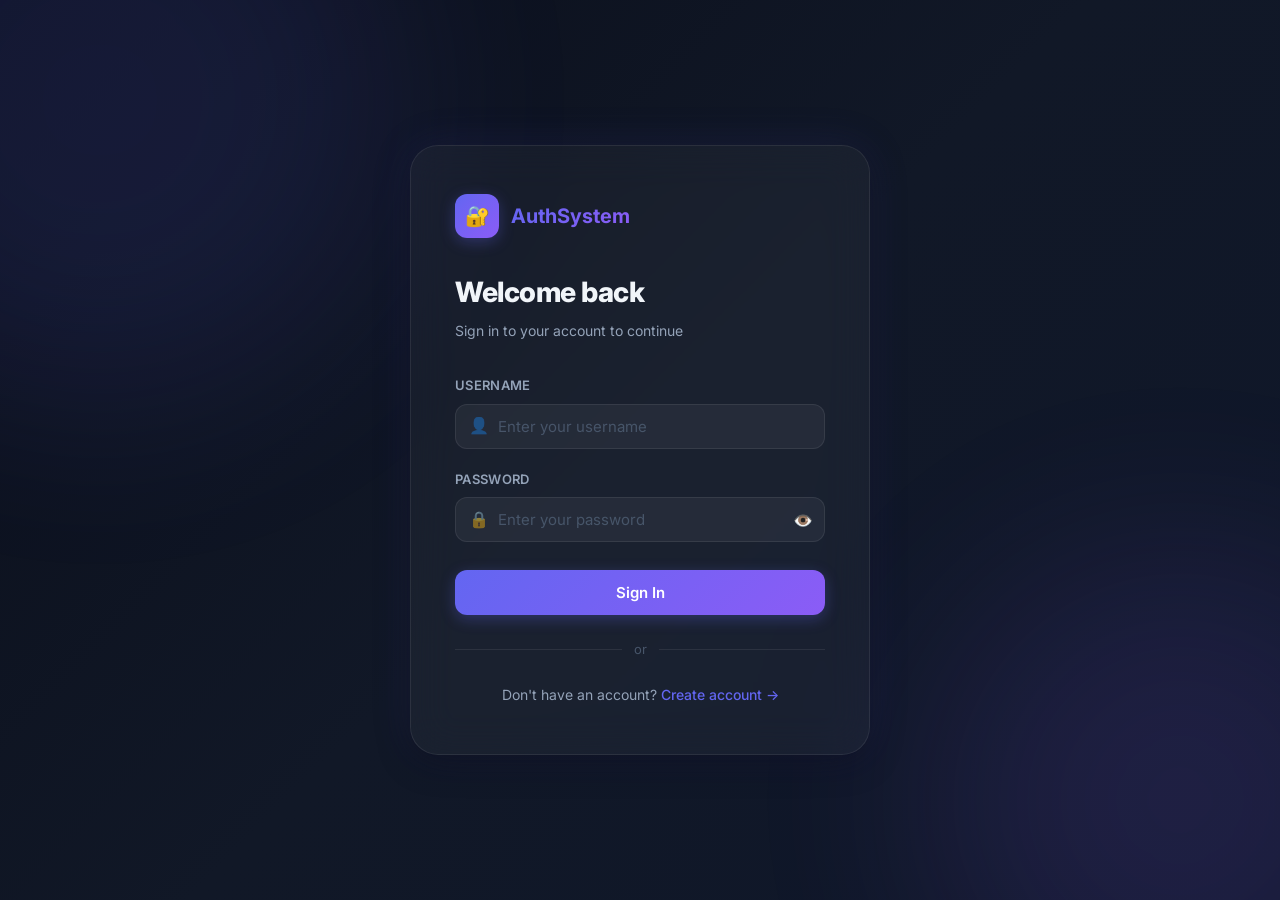
<file: frontend/index.html>
<!DOCTYPE html>
<html lang="en">
<head>
  <meta charset="UTF-8"/>
  <meta name="viewport" content="width=device-width, initial-scale=1.0"/>
  <title>Login — JWT Auth System</title>
  <meta name="description" content="Secure login portal for JWT-based authentication system"/>
  <link rel="stylesheet" href="css/style.css"/>
</head>
<body>

<div class="auth-container">
  <div class="auth-card">

    <!-- Brand -->
    <div class="brand">
      <div class="brand-icon">🔐</div>
      <span class="brand-name">AuthSystem</span>
    </div>

    <!-- Heading -->
    <h1 class="auth-title">Welcome back</h1>
    <p class="auth-subtitle">Sign in to your account to continue</p>

    <!-- Alert -->
    <div id="login-alert" class="alert"></div>

    <!-- Login Form -->
    <form id="login-form" onsubmit="handleLogin(event)" novalidate>

      <div class="form-group">
        <label for="username">Username</label>
        <div class="input-wrapper">
          <span class="input-icon">👤</span>
          <input
            type="text"
            id="username"
            class="form-control"
            placeholder="Enter your username"
            autocomplete="username"
            required
          />
        </div>
      </div>

      <div class="form-group">
        <label for="password">Password</label>
        <div class="input-wrapper">
          <span class="input-icon">🔒</span>
          <input
            type="password"
            id="password"
            class="form-control"
            placeholder="Enter your password"
            autocomplete="current-password"
            required
          />
          <button
            type="button"
            onclick="togglePassword('password','pwd-eye')"
            style="position:absolute;right:12px;top:50%;transform:translateY(-50%);background:none;border:none;cursor:pointer;font-size:16px;"
            id="pwd-eye"
            aria-label="Toggle password visibility"
          >👁️</button>
        </div>
      </div>

      <button type="submit" id="login-btn" class="btn btn-primary" style="margin-top:8px;">
        <div class="spinner" aria-hidden="true"></div>
        Sign In
      </button>

    </form>

    <div class="divider">or</div>

    <div class="auth-footer">
      Don't have an account?
      <a href="register.html" class="auth-link">Create account →</a>
    </div>

  </div>
</div>

<script src="js/auth.js"></script>
<script>
  // Redirect to dashboard if already logged in
  redirectIfAuth();
</script>
</body>
</html>
</file>
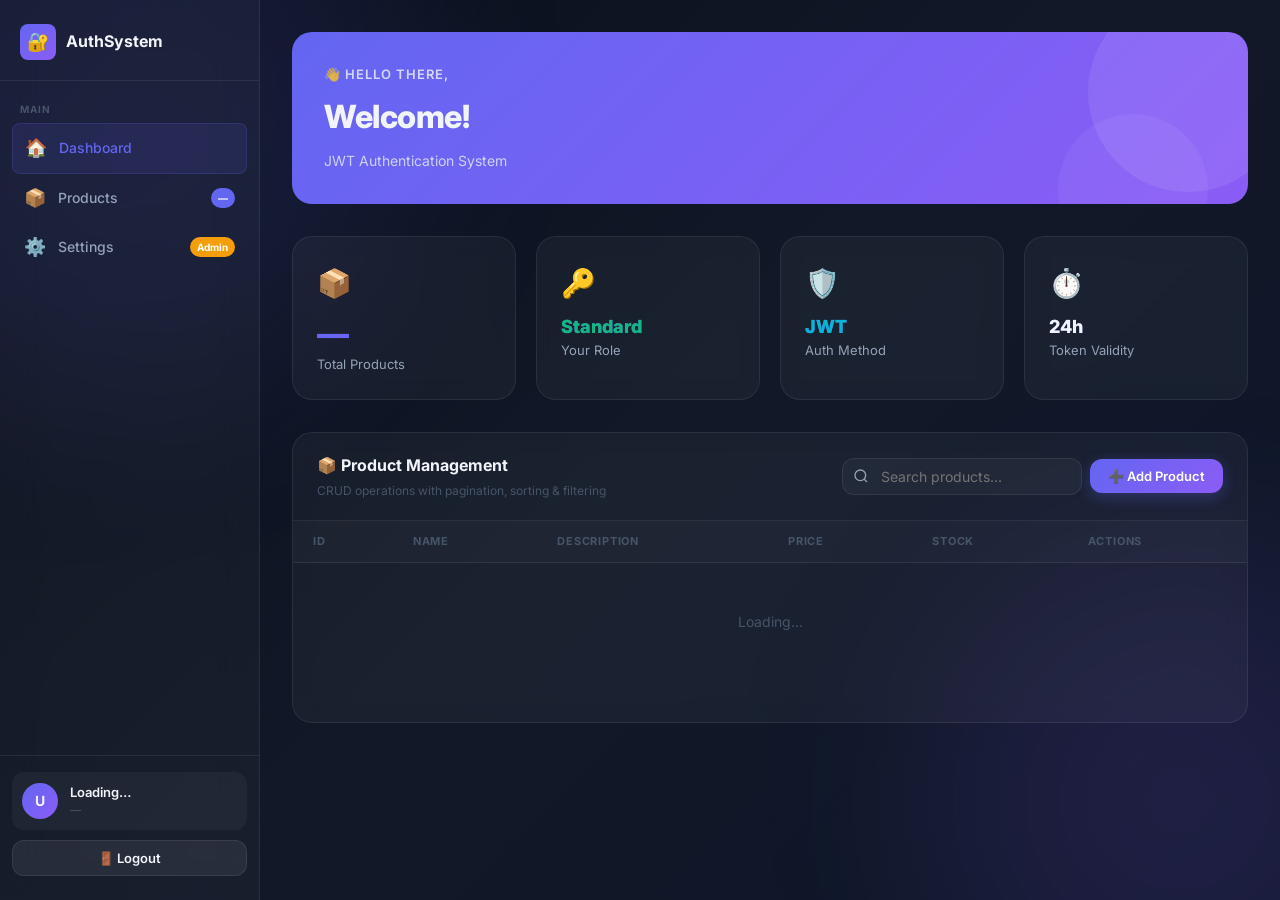
<file: frontend/dashboard.html>
<!DOCTYPE html>
<html lang="en">
<head>
  <meta charset="UTF-8"/>
  <meta name="viewport" content="width=device-width, initial-scale=1.0"/>
  <title>Dashboard — JWT Auth System</title>
  <meta name="description" content="User dashboard for JWT authentication system"/>
  <link rel="stylesheet" href="css/style.css"/>
</head>
<body>

<div class="app-layout">

  <!-- ── Sidebar ────────────────────────────────────────────── -->
  <aside class="sidebar">
    <div class="sidebar-header">
      <div class="sidebar-brand">
        <div class="sidebar-brand-icon">🔐</div>
        <span>AuthSystem</span>
      </div>
    </div>

    <!-- Navigation -->
    <nav class="nav-section">
      <div class="nav-section-label">Main</div>

      <a href="dashboard.html" class="nav-item active" id="nav-dashboard">
        <span class="nav-item-icon">🏠</span>
        Dashboard
      </a>

      <a href="#products" class="nav-item" id="nav-products" onclick="setActivePage('products')">
        <span class="nav-item-icon">📦</span>
        Products
        <span class="nav-badge" id="product-count">—</span>
      </a>

      <!-- Admin-only settings link -->
      <a href="settings.html" class="nav-item admin-only" id="nav-settings">
        <span class="nav-item-icon">⚙️</span>
        Settings
        <span class="nav-badge" style="background:#f59e0b;">Admin</span>
      </a>
    </nav>

    <!-- User info + logout at bottom -->
    <div class="sidebar-footer">
      <div class="user-info">
        <div class="user-avatar" id="sidebar-avatar">U</div>
        <div class="user-details">
          <div class="user-name" id="sidebar-username">Loading…</div>
          <div class="user-role" id="sidebar-role">—</div>
        </div>
      </div>
      <button
        onclick="handleLogout()"
        class="btn btn-secondary"
        style="width:100%; margin-top:10px; font-size:13px; padding:9px;"
      >
        🚪 Logout
      </button>
    </div>
  </aside>

  <!-- ── Main Content ────────────────────────────────────────── -->
  <main class="main-content">

    <!-- Welcome Banner -->
    <div class="welcome-banner">
      <div class="welcome-greeting">👋 Hello there,</div>
      <div class="welcome-name" id="welcome-name">Welcome!</div>
      <div class="welcome-sub" id="welcome-role">JWT Authentication System</div>
    </div>

    <!-- Stats Row -->
    <div class="stats-grid" id="products">
      <div class="stat-card">
        <div class="stat-icon">📦</div>
        <div class="stat-value" id="product-count-stat">—</div>
        <div class="stat-label">Total Products</div>
      </div>
      <div class="stat-card">
        <div class="stat-icon">🔑</div>
        <div class="stat-value" style="font-size:18px; -webkit-text-fill-color:var(--accent-success);" id="stat-role">—</div>
        <div class="stat-label">Your Role</div>
      </div>
      <div class="stat-card">
        <div class="stat-icon">🛡️</div>
        <div class="stat-value" style="font-size:18px; -webkit-text-fill-color:var(--accent-info);">JWT</div>
        <div class="stat-label">Auth Method</div>
      </div>
      <div class="stat-card">
        <div class="stat-icon">⏱️</div>
        <div class="stat-value" style="font-size:18px; -webkit-text-fill-color:var(--text-primary);">24h</div>
        <div class="stat-label">Token Validity</div>
      </div>
    </div>

    <!-- Products Table -->
    <div class="table-card">
      <div class="table-toolbar">
        <div>
          <div class="table-title">📦 Product Management</div>
          <div style="font-size:12px; color:var(--text-muted); margin-top:2px;">
            CRUD operations with pagination, sorting &amp; filtering
          </div>
        </div>
        <div class="flex gap-2 items-center" style="flex-wrap:wrap;">
          <input
            type="text"
            id="product-search"
            class="search-input"
            placeholder="Search products…"
            aria-label="Search products"
          />
          <button
            id="add-product-btn"
            class="btn btn-primary"
            onclick="openCreateModal()"
            style="width:auto; padding:9px 18px; font-size:13px;"
          >
            ➕ Add Product
          </button>
        </div>
      </div>

      <!-- Loading -->
      <div id="table-loading" style="display:none; text-align:center; padding:32px; color:var(--text-muted);">
        <div style="font-size:24px; margin-bottom:8px; animation:spin 1s linear infinite;">⚙️</div>
        Loading products…
      </div>

      <!-- Table -->
      <div style="overflow-x:auto;">
        <table>
          <thead>
            <tr>
              <th>ID</th>
              <th>Name</th>
              <th>Description</th>
              <th>Price</th>
              <th>Stock</th>
              <th>Actions</th>
            </tr>
          </thead>
          <tbody id="products-tbody">
            <tr>
              <td colspan="6" style="text-align:center; padding:48px; color:var(--text-muted);">
                Loading…
              </td>
            </tr>
          </tbody>
        </table>
      </div>

      <!-- Pagination -->
      <div id="pagination" class="pagination"></div>
    </div>

  </main>
</div>

<!-- ── Product Modal ──────────────────────────────────────────── -->
<div id="product-modal" class="modal-overlay" onclick="if(event.target===this) closeModal('product-modal')">
  <div class="modal">
    <div class="modal-header">
      <div class="modal-title" id="modal-title">Add Product</div>
      <button class="modal-close" onclick="closeModal('product-modal')" aria-label="Close">✕</button>
    </div>

    <form id="product-form" onsubmit="handleProductSubmit(event)" novalidate>

      <div class="form-group">
        <label for="p-name">Product Name *</label>
        <input type="text" id="p-name" class="form-control no-icon" placeholder="e.g. Wireless Mouse" maxlength="100" required/>
      </div>

      <div class="form-group">
        <label for="p-description">Description</label>
        <textarea
          id="p-description"
          class="form-control no-icon"
          placeholder="Optional product description…"
          rows="3"
          style="resize:vertical; padding-left:16px;"
        ></textarea>
      </div>

      <div style="display:grid; grid-template-columns:1fr 1fr; gap:16px;">
        <div class="form-group">
          <label for="p-price">Price (₹) *</label>
          <input type="number" id="p-price" class="form-control no-icon" placeholder="0.00" min="0.01" step="0.01" required/>
        </div>
        <div class="form-group">
          <label for="p-quantity">Quantity *</label>
          <input type="number" id="p-quantity" class="form-control no-icon" placeholder="0" min="0" required/>
        </div>
      </div>

      <div style="display:flex; gap:12px; margin-top:8px;">
        <button type="button" class="btn btn-secondary" onclick="closeModal('product-modal')" style="flex:1;">
          Cancel
        </button>
        <button type="submit" class="btn btn-primary" style="flex:2;">
          💾 Save Product
        </button>
      </div>

    </form>
  </div>
</div>

<script src="js/auth.js"></script>
<script src="js/dashboard.js"></script>
<script>
  // Update stats with loaded data
  const origRenderProducts = window.renderProducts;

  document.addEventListener('DOMContentLoaded', () => {
    const userType = localStorage.getItem('user_type') || 'STANDARD_USER';
    const statRole = document.getElementById('stat-role');
    if (statRole) {
      statRole.textContent = userType === 'ADMINISTRATOR' ? 'Admin' : 'Standard';
    }
  });

  // Sync product count stat card with badge
  const observer = new MutationObserver(() => {
    const badge = document.getElementById('product-count');
    const stat  = document.getElementById('product-count-stat');
    if (badge && stat && badge.textContent !== '—') {
      stat.textContent = badge.textContent;
    }
  });
  const badge = document.getElementById('product-count');
  if (badge) observer.observe(badge, { childList: true, characterData: true, subtree: true });
</script>

</body>
</html>
</file>
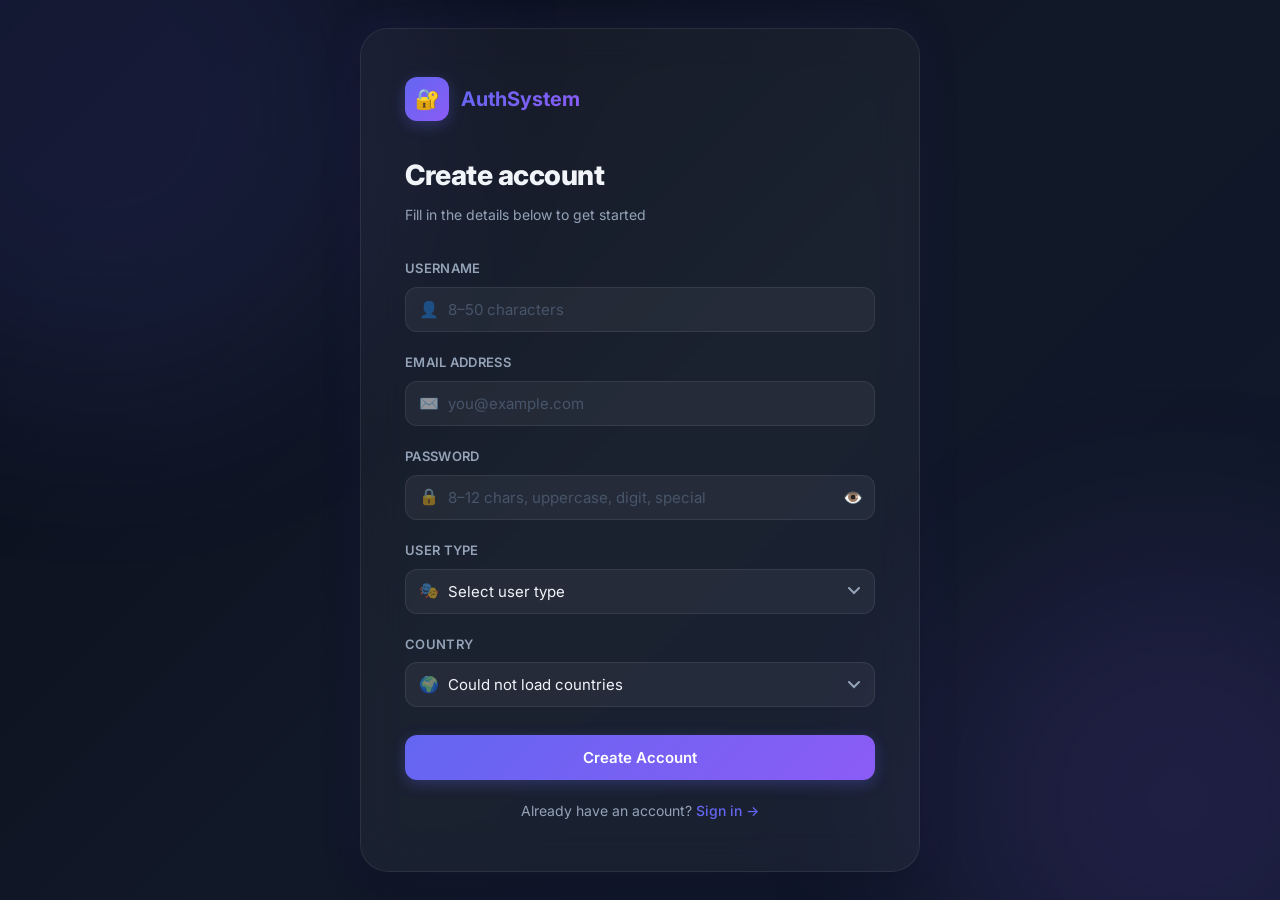
<file: frontend/register.html>
<!DOCTYPE html>
<html lang="en">
<head>
  <meta charset="UTF-8"/>
  <meta name="viewport" content="width=device-width, initial-scale=1.0"/>
  <title>Register — JWT Auth System</title>
  <meta name="description" content="Create a new account in the JWT authentication system"/>
  <link rel="stylesheet" href="css/style.css"/>
</head>
<body>

<div class="auth-container">
  <div class="auth-card wide">

    <!-- Brand -->
    <div class="brand">
      <div class="brand-icon">🔐</div>
      <span class="brand-name">AuthSystem</span>
    </div>

    <!-- Alert (shared between both sections) -->
    <div id="register-alert" class="alert"></div>

    <!-- ── Section 1: Registration Form ─────────────────────── -->
    <div id="reg-section">
      <h1 class="auth-title">Create account</h1>
      <p class="auth-subtitle">Fill in the details below to get started</p>

      <form id="register-form" onsubmit="handleRegister(event)" novalidate>

        <!-- Username -->
        <div class="form-group">
          <label for="reg-username">Username</label>
          <div class="input-wrapper">
            <span class="input-icon">👤</span>
            <input
              type="text"
              id="reg-username"
              class="form-control"
              placeholder="8–50 characters"
              minlength="8"
              maxlength="50"
              autocomplete="username"
              required
            />
          </div>
          <div class="field-error" id="username-error">Username must be 8–50 characters</div>
        </div>

        <!-- Email -->
        <div class="form-group">
          <label for="reg-email">Email Address</label>
          <div class="input-wrapper">
            <span class="input-icon">✉️</span>
            <input
              type="email"
              id="reg-email"
              class="form-control"
              placeholder="you@example.com"
              autocomplete="email"
              required
            />
          </div>
          <div class="field-error" id="email-error">Email must contain '@' and '.'</div>
        </div>

        <!-- Password -->
        <div class="form-group">
          <label for="reg-password">Password</label>
          <div class="input-wrapper">
            <span class="input-icon">🔒</span>
            <input
              type="password"
              id="reg-password"
              class="form-control"
              placeholder="8–12 chars, uppercase, digit, special"
              autocomplete="new-password"
              required
              oninput="updatePasswordStrength(this.value, 'pwd-strength')"
            />
            <button
              type="button"
              onclick="togglePassword('reg-password','reg-pwd-eye')"
              style="position:absolute;right:12px;top:50%;transform:translateY(-50%);background:none;border:none;cursor:pointer;font-size:16px;"
              id="reg-pwd-eye"
              aria-label="Toggle password"
            >👁️</button>
          </div>
          <!-- Password strength indicator -->
          <div class="password-strength" id="pwd-strength">
            <div class="strength-bar"><div class="strength-fill"></div></div>
            <div class="strength-text"></div>
          </div>
          <div class="field-error" id="password-error">
            8–12 chars with uppercase, lowercase, digit &amp; special character (@$!%*?&amp;_#)
          </div>
        </div>

        <!-- User Type -->
        <div class="form-group">
          <label for="reg-usertype">User Type</label>
          <div class="input-wrapper">
            <span class="input-icon">🎭</span>
            <select id="reg-usertype" class="form-control" required>
              <option value="" disabled selected>Select user type</option>
              <option value="STANDARD_USER">Standard User</option>
              <option value="ADMINISTRATOR">Administrator</option>
            </select>
          </div>
        </div>

        <!-- Country -->
        <div class="form-group">
          <label for="reg-country">Country</label>
          <div class="input-wrapper">
            <span class="input-icon">🌍</span>
            <select id="reg-country" class="form-control" required onchange="onCountryChange()">
              <option value="" disabled selected>Detecting your country…</option>
            </select>
          </div>
          <div class="field-error" id="country-error">
            Registration is not allowed from this country.
          </div>
          <div id="country-hint" style="font-size:12px; color:var(--text-muted); margin-top:6px;"></div>
        </div>

        <button type="submit" id="register-btn" class="btn btn-primary" style="margin-top:8px;">
          <div class="spinner" aria-hidden="true"></div>
          Create Account
        </button>

      </form>

      <div class="auth-footer" style="margin-top:20px;">
        Already have an account?
        <a href="index.html" class="auth-link">Sign in →</a>
      </div>
    </div>

    <!-- ── Section 2: OTP Verification ──────────────────────── -->
    <div id="otp-section" class="hidden">
      <div style="text-align:center; margin-bottom:24px;">
        <div style="font-size:48px; margin-bottom:12px;">📱</div>
        <h1 class="auth-title">Verify your account</h1>
        <p class="auth-subtitle">
          Enter the OTP for <strong id="otp-username" style="color:var(--accent-primary);"></strong>
        </p>
      </div>

      <!-- OTP Display (shown in dev mode) -->
      <div class="otp-display visible" id="otp-display">
        <div class="otp-label">🔑 Your One-Time Password (development mode)</div>
        <div class="otp-code" id="otp-code">------</div>
        <div style="font-size:12px; color:var(--text-muted); margin-top:6px;">
          In production, this would be sent to your email
        </div>
      </div>

      <div id="otp-alert" class="alert"></div>

      <form id="otp-form" onsubmit="handleVerifyOtp(event)" novalidate>
        <div class="form-group">
          <label for="otp-input">6-Digit OTP</label>
          <input
            type="text"
            id="otp-input"
            class="form-control no-icon"
            placeholder="Enter 6-digit OTP"
            maxlength="6"
            pattern="\d{6}"
            style="text-align:center; font-size:24px; letter-spacing:8px; font-weight:700;"
            required
          />
        </div>

        <button type="submit" id="otp-btn" class="btn btn-primary">
          <div class="spinner" aria-hidden="true"></div>
          Verify OTP
        </button>
      </form>

      <div class="auth-footer" style="margin-top:20px;">
        <button
          onclick="document.getElementById('reg-section').classList.remove('hidden'); document.getElementById('otp-section').classList.add('hidden');"
          style="background:none;border:none;cursor:pointer;color:var(--accent-primary);font-size:14px;font-weight:500;"
        >
          ← Back to Registration
        </button>
      </div>
    </div>

  </div>
</div>

<script src="js/auth.js"></script>
<script>
  redirectIfAuth();

  // Live validation feedback
  document.getElementById('reg-username').addEventListener('blur', function() {
    const err = document.getElementById('username-error');
    if (!validateUsername(this.value.trim())) {
      err.classList.add('visible');
    } else {
      err.classList.remove('visible');
    }
  });

  document.getElementById('reg-email').addEventListener('blur', function() {
    const err = document.getElementById('email-error');
    if (!validateEmail(this.value.trim())) {
      err.classList.add('visible');
    } else {
      err.classList.remove('visible');
    }
  });

  document.getElementById('reg-password').addEventListener('blur', function() {
    const err = document.getElementById('password-error');
    if (!validatePassword(this.value)) {
      err.classList.add('visible');
    } else {
      err.classList.remove('visible');
    }
  });
</script>
</body>
</html>
</file>
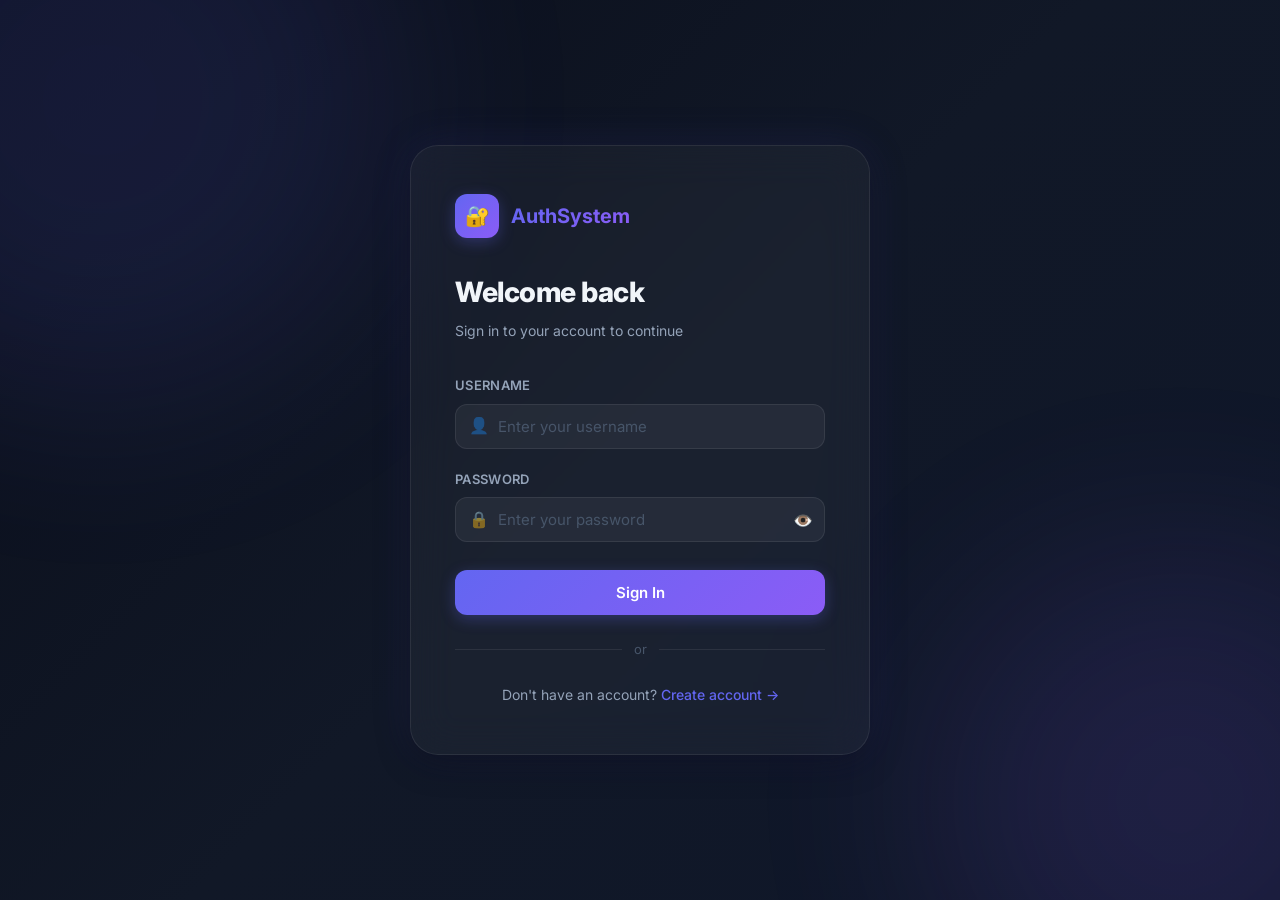
<file: frontend/settings.html>
<!DOCTYPE html>
<html lang="en">
<head>
  <meta charset="UTF-8"/>
  <meta name="viewport" content="width=device-width, initial-scale=1.0"/>
  <title>Settings — JWT Auth System (Admin Only)</title>
  <meta name="description" content="Administrator settings panel for JWT authentication system"/>
  <link rel="stylesheet" href="css/style.css"/>
</head>
<body>
<script>
  // Guard: only logged-in Administrators may view this page
  if (!localStorage.getItem('jwt_token')) {
    window.location.replace('index.html');
  } else if (localStorage.getItem('user_type') !== 'ADMINISTRATOR') {
    window.location.replace('dashboard.html');
  }
</script>

<div class="app-layout">

  <!-- ── Sidebar ────────────────────────────────────────────── -->
  <aside class="sidebar">
    <div class="sidebar-header">
      <div class="sidebar-brand">
        <div class="sidebar-brand-icon">🔐</div>
        <span>AuthSystem</span>
      </div>
    </div>

    <nav class="nav-section">
      <div class="nav-section-label">Main</div>
      <a href="dashboard.html" class="nav-item">
        <span class="nav-item-icon">🏠</span>
        Dashboard
      </a>
      <a href="dashboard.html#products" class="nav-item">
        <span class="nav-item-icon">📦</span>
        Products
      </a>
      <a href="settings.html" class="nav-item active" id="nav-settings">
        <span class="nav-item-icon">⚙️</span>
        Settings
        <span class="nav-badge" style="background:#f59e0b;">Admin</span>
      </a>
    </nav>

    <div class="sidebar-footer">
      <div class="user-info">
        <div class="user-avatar" id="sidebar-avatar">A</div>
        <div class="user-details">
          <div class="user-name" id="sidebar-username">Administrator</div>
          <div class="user-role">🔑 ADMINISTRATOR</div>
        </div>
      </div>
      <button
        onclick="handleLogout()"
        class="btn btn-secondary"
        style="width:100%; margin-top:10px; font-size:13px; padding:9px;"
      >
        🚪 Logout
      </button>
    </div>
  </aside>

  <!-- ── Main Content ────────────────────────────────────────── -->
  <main class="main-content">

    <!-- Page Header -->
    <div class="page-header">
      <div>
        <h1 class="page-title">⚙️ System Settings</h1>
        <p class="page-subtitle">Administrator-only configuration panel</p>
      </div>
      <span class="badge badge-admin" style="font-size:13px; padding:8px 16px;">🔑 ADMINISTRATOR</span>
    </div>

    <!-- Access Denied Panel (shown to non-admins by JS) -->
    <div id="access-denied" class="hidden" style="text-align:center; padding:80px 24px;">
      <div style="font-size:64px; margin-bottom:16px;">🚫</div>
      <div style="font-size:24px; font-weight:800; color:var(--accent-danger); margin-bottom:8px;">Access Denied</div>
      <div style="color:var(--text-secondary); margin-bottom:24px;">
        This page is restricted to <strong>Administrator</strong> users only.
      </div>
      <a href="dashboard.html" class="btn btn-primary" style="width:auto; padding:12px 32px;">
        ← Back to Dashboard
      </a>
    </div>

    <!-- Settings Panel (shown to admins) -->
    <div id="settings-content">

      <!-- Alert -->
      <div id="settings-alert" class="alert"></div>

      <!-- System Info -->
      <div style="display:grid; grid-template-columns:1fr 1fr; gap:20px; margin-bottom:28px;">

        <div class="table-card" style="padding:24px;">
          <div style="font-size:16px; font-weight:700; margin-bottom:16px;">🖥️ System Information</div>
          <div id="system-info" style="display:grid; gap:12px;">
            <div class="flex justify-between items-center" style="border-bottom:1px solid var(--border-color); padding-bottom:10px;">
              <span style="color:var(--text-secondary); font-size:13px;">System Name</span>
              <span style="font-weight:600; font-size:13px;" id="sys-name">—</span>
            </div>
            <div class="flex justify-between items-center" style="border-bottom:1px solid var(--border-color); padding-bottom:10px;">
              <span style="color:var(--text-secondary); font-size:13px;">Version</span>
              <span style="font-weight:600; font-size:13px;" id="sys-version">—</span>
            </div>
            <div class="flex justify-between items-center" style="border-bottom:1px solid var(--border-color); padding-bottom:10px;">
              <span style="color:var(--text-secondary); font-size:13px;">Storage Type</span>
              <span style="font-weight:600; font-size:13px;" id="sys-storage">—</span>
            </div>
            <div class="flex justify-between items-center">
              <span style="color:var(--text-secondary); font-size:13px;">Token Expiry</span>
              <span class="badge badge-primary" id="sys-token">—</span>
            </div>
          </div>
        </div>

        <div class="table-card" style="padding:24px;">
          <div style="font-size:16px; font-weight:700; margin-bottom:16px;">🔒 Password Policy</div>
          <div id="pwd-policy" style="display:grid; gap:12px;">
            <div class="flex justify-between items-center" style="border-bottom:1px solid var(--border-color); padding-bottom:10px;">
              <span style="color:var(--text-secondary); font-size:13px;">Min Length</span>
              <span class="badge badge-success" id="pwd-min">—</span>
            </div>
            <div class="flex justify-between items-center" style="border-bottom:1px solid var(--border-color); padding-bottom:10px;">
              <span style="color:var(--text-secondary); font-size:13px;">Max Length</span>
              <span class="badge badge-success" id="pwd-max">—</span>
            </div>
            <div class="flex justify-between items-center" style="border-bottom:1px solid var(--border-color); padding-bottom:10px;">
              <span style="color:var(--text-secondary); font-size:13px;">Requires Uppercase</span>
              <span id="pwd-upper">—</span>
            </div>
            <div class="flex justify-between items-center" style="border-bottom:1px solid var(--border-color); padding-bottom:10px;">
              <span style="color:var(--text-secondary); font-size:13px;">Requires Digit</span>
              <span id="pwd-digit">—</span>
            </div>
            <div class="flex justify-between items-center">
              <span style="color:var(--text-secondary); font-size:13px;">Requires Special Char</span>
              <span id="pwd-special">—</span>
            </div>
          </div>
        </div>
      </div>

      <!-- Restricted Countries -->
      <div class="table-card" style="padding:24px; margin-bottom:28px;">
        <div style="font-size:16px; font-weight:700; margin-bottom:12px;">🌍 Restricted Countries</div>
        <div style="color:var(--text-secondary); font-size:13px; margin-bottom:12px;">
          Users from these countries cannot register in the system.
        </div>
        <div id="restricted-countries" style="display:flex; flex-wrap:wrap; gap:8px;">
          <!-- Populated by JS -->
        </div>
      </div>

      <!-- API Endpoints Reference -->
      <div class="table-card" style="overflow:hidden;">
        <div class="table-toolbar">
          <div>
            <div class="table-title">📋 API Endpoints Reference</div>
            <div style="font-size:12px; color:var(--text-muted); margin-top:2px;">All available REST API endpoints</div>
          </div>
          <a
            href="http://localhost:8080/swagger-ui.html"
            target="_blank"
            class="btn btn-secondary"
            style="width:auto; padding:8px 16px; font-size:13px;"
          >
            📖 Open Swagger UI ↗
          </a>
        </div>
        <div style="overflow-x:auto;">
          <table>
            <thead>
              <tr>
                <th>Method</th>
                <th>Endpoint</th>
                <th>Auth Required</th>
                <th>Role</th>
                <th>Description</th>
              </tr>
            </thead>
            <tbody>
              <tr><td><span class="badge badge-success">POST</span></td><td><code>/api/auth/register</code></td><td>No</td><td>—</td><td>Register user</td></tr>
              <tr><td><span class="badge badge-success">POST</span></td><td><code>/api/auth/verify-otp</code></td><td>No</td><td>—</td><td>Verify OTP</td></tr>
              <tr><td><span class="badge badge-success">POST</span></td><td><code>/api/auth/login</code></td><td>No</td><td>—</td><td>Login → JWT</td></tr>
              <tr><td><span class="badge badge-success">POST</span></td><td><code>/api/auth/logout</code></td><td>Yes</td><td>Any</td><td>Logout</td></tr>
              <tr><td><span class="badge badge-primary">GET</span></td><td><code>/api/dashboard</code></td><td>Yes</td><td>Any</td><td>Dashboard welcome</td></tr>
              <tr><td><span class="badge badge-primary">GET</span></td><td><code>/api/settings</code></td><td>Yes</td><td><span class="badge badge-admin">Admin</span></td><td>Admin settings</td></tr>
              <tr><td><span class="badge badge-primary">GET</span></td><td><code>/api/products</code></td><td>Yes</td><td>Any</td><td>List products (paginated)</td></tr>
              <tr><td><span class="badge badge-primary">GET</span></td><td><code>/api/products/{id}</code></td><td>Yes</td><td>Any</td><td>Get product</td></tr>
              <tr><td><span class="badge badge-success">POST</span></td><td><code>/api/products</code></td><td>Yes</td><td>Any</td><td>Create product</td></tr>
              <tr><td><span class="badge badge-admin">PUT</span></td><td><code>/api/products/{id}</code></td><td>Yes</td><td>Any</td><td>Update product</td></tr>
              <tr><td><span class="badge badge-admin" style="background:rgba(239,68,68,.12);color:#ef4444;border-color:rgba(239,68,68,.3);">DELETE</span></td><td><code>/api/products/{id}</code></td><td>Yes</td><td>Any</td><td>Delete product</td></tr>
            </tbody>
          </table>
        </div>
      </div>

    </div>
  </main>
</div>

<script src="js/auth.js"></script>
<script>
  // API_BASE and requireAuth() come from js/auth.js

  document.addEventListener('DOMContentLoaded', async () => {
    requireAuth();

    const username = localStorage.getItem('username') || 'Admin';
    const userType = localStorage.getItem('user_type');

    document.getElementById('sidebar-username').textContent = username;
    document.getElementById('sidebar-avatar').textContent = username.charAt(0).toUpperCase();

    // Only admins should see this page
    if (userType !== 'ADMINISTRATOR') {
      document.getElementById('settings-content').classList.add('hidden');
      document.getElementById('access-denied').classList.remove('hidden');
      return;
    }

    // Load settings from API
    await loadSettings();
  });

  async function loadSettings() {
    const token = localStorage.getItem('jwt_token');
    try {
      const response = await fetch(`${API_BASE}/settings`, {
        headers: { 'Authorization': `Bearer ${token}` }
      });

      if (response.status === 403) {
        document.getElementById('settings-content').classList.add('hidden');
        document.getElementById('access-denied').classList.remove('hidden');
        return;
      }

      const data = await response.json();

      if (data.success) {
        const s = data.data;

        // System info
        setText('sys-name', s.systemName || '—');
        setText('sys-version', s.version || '—');
        setText('sys-storage', s.userStorageType || '—');
        setText('sys-token', s.tokenExpiry || '—');

        // Password policy
        const pp = s.passwordPolicy || {};
        setText('pwd-min', pp.minLength || '—');
        setText('pwd-max', pp.maxLength || '—');
        setText('pwd-upper', pp.requireUppercase ? '✅ Yes' : '❌ No');
        setText('pwd-digit', pp.requireDigit ? '✅ Yes' : '❌ No');
        setText('pwd-special', pp.requireSpecialChar ? '✅ Yes' : '❌ No');

        // Restricted countries
        const countriesEl = document.getElementById('restricted-countries');
        const rc = s.restrictedCountries || [];
        const countries = Array.isArray(rc) ? rc : String(rc).split(',');
        countriesEl.innerHTML = countries.map(c => `
          <span class="badge badge-admin" style="font-size:12px; padding:6px 12px;">🚫 ${c.trim()}</span>
        `).join('');
      }
    } catch (err) {
      const alert = document.getElementById('settings-alert');
      alert.className = 'alert alert-error visible';
      alert.textContent = '❌ Failed to load settings: ' + err.message;
    }
  }

  function setText(id, val) {
    const el = document.getElementById(id);
    if (el) el.textContent = val;
  }

  function requireAuth() {
    if (!localStorage.getItem('jwt_token')) {
      window.location.href = 'index.html';
    }
  }
</script>
</body>
</html>
</file>
<file: frontend/css/style.css>
/* ============================================================
   JWT Auth System — Global Styles
   Theme: Dark Glassmorphism with vibrant accent colors
   ============================================================ */

@import url('https://fonts.googleapis.com/css2?family=Inter:wght@300;400;500;600;700;800&display=swap');

/* ── CSS Custom Properties ─────────────────────────────────── */
:root {
  --bg-primary: #0a0e1a;
  --bg-secondary: #111827;
  --bg-card: rgba(255, 255, 255, 0.04);
  --bg-card-hover: rgba(255, 255, 255, 0.07);
  --border-color: rgba(255, 255, 255, 0.08);
  --border-hover: rgba(99, 102, 241, 0.5);

  --accent-primary: #6366f1;
  --accent-secondary: #8b5cf6;
  --accent-success: #10b981;
  --accent-danger: #ef4444;
  --accent-warning: #f59e0b;
  --accent-info: #06b6d4;

  --text-primary: #f1f5f9;
  --text-secondary: #94a3b8;
  --text-muted: #475569;

  --gradient-primary: linear-gradient(135deg, #6366f1 0%, #8b5cf6 100%);
  --gradient-success: linear-gradient(135deg, #10b981 0%, #059669 100%);
  --gradient-danger: linear-gradient(135deg, #ef4444 0%, #dc2626 100%);
  --gradient-bg: linear-gradient(135deg, #0a0e1a 0%, #111827 50%, #0f172a 100%);

  --shadow-card: 0 8px 32px rgba(0, 0, 0, 0.4);
  --shadow-glow: 0 0 40px rgba(99, 102, 241, 0.15);
  --shadow-btn: 0 4px 15px rgba(99, 102, 241, 0.3);

  --radius-sm: 8px;
  --radius-md: 12px;
  --radius-lg: 20px;
  --radius-xl: 28px;

  --transition: all 0.25s cubic-bezier(0.4, 0, 0.2, 1);
  --transition-slow: all 0.4s cubic-bezier(0.4, 0, 0.2, 1);
}

/* ── Reset & Base ───────────────────────────────────────────── */
*, *::before, *::after { box-sizing: border-box; margin: 0; padding: 0; }

html { scroll-behavior: smooth; }

body {
  font-family: 'Inter', -apple-system, BlinkMacSystemFont, sans-serif;
  background: var(--gradient-bg);
  background-attachment: fixed;
  color: var(--text-primary);
  min-height: 100vh;
  line-height: 1.6;
  -webkit-font-smoothing: antialiased;
}

/* ── Background Orbs (ambient glow) ────────────────────────── */
body::before,
body::after {
  content: '';
  position: fixed;
  border-radius: 50%;
  filter: blur(100px);
  opacity: 0.12;
  pointer-events: none;
  z-index: 0;
}

body::before {
  width: 600px;
  height: 600px;
  background: var(--accent-primary);
  top: -200px;
  left: -200px;
}

body::after {
  width: 500px;
  height: 500px;
  background: var(--accent-secondary);
  bottom: -150px;
  right: -150px;
}

/* ── Auth Pages (centered card layout) ─────────────────────── */
.auth-container {
  display: flex;
  align-items: center;
  justify-content: center;
  min-height: 100vh;
  padding: 24px;
  position: relative;
  z-index: 1;
}

.auth-card {
  background: var(--bg-card);
  backdrop-filter: blur(20px);
  -webkit-backdrop-filter: blur(20px);
  border: 1px solid var(--border-color);
  border-radius: var(--radius-xl);
  padding: 48px 44px;
  width: 100%;
  max-width: 460px;
  box-shadow: var(--shadow-card), var(--shadow-glow);
  animation: fadeInUp 0.5s ease forwards;
}

.auth-card.wide {
  max-width: 560px;
}

@keyframes fadeInUp {
  from { opacity: 0; transform: translateY(24px); }
  to   { opacity: 1; transform: translateY(0); }
}

/* ── Logo / Brand ───────────────────────────────────────────── */
.brand {
  display: flex;
  align-items: center;
  gap: 12px;
  margin-bottom: 32px;
}

.brand-icon {
  width: 44px;
  height: 44px;
  background: var(--gradient-primary);
  border-radius: var(--radius-md);
  display: flex;
  align-items: center;
  justify-content: center;
  font-size: 20px;
  box-shadow: var(--shadow-btn);
}

.brand-name {
  font-size: 20px;
  font-weight: 700;
  background: var(--gradient-primary);
  -webkit-background-clip: text;
  -webkit-text-fill-color: transparent;
  background-clip: text;
}

/* ── Headings ───────────────────────────────────────────────── */
.auth-title {
  font-size: 28px;
  font-weight: 800;
  color: var(--text-primary);
  margin-bottom: 6px;
  letter-spacing: -0.5px;
}

.auth-subtitle {
  font-size: 14px;
  color: var(--text-secondary);
  margin-bottom: 32px;
}

/* ── Form Elements ──────────────────────────────────────────── */
.form-group {
  margin-bottom: 20px;
}

.form-group label {
  display: block;
  font-size: 13px;
  font-weight: 600;
  color: var(--text-secondary);
  margin-bottom: 8px;
  letter-spacing: 0.3px;
  text-transform: uppercase;
}

.input-wrapper {
  position: relative;
}

.input-icon {
  position: absolute;
  left: 14px;
  top: 50%;
  transform: translateY(-50%);
  font-size: 16px;
  opacity: 0.5;
  pointer-events: none;
}

.form-control {
  width: 100%;
  padding: 12px 16px 12px 42px;
  background: rgba(255, 255, 255, 0.05);
  border: 1px solid var(--border-color);
  border-radius: var(--radius-md);
  color: var(--text-primary);
  font-size: 15px;
  font-family: inherit;
  transition: var(--transition);
  outline: none;
}

.form-control:focus {
  border-color: var(--accent-primary);
  background: rgba(99, 102, 241, 0.05);
  box-shadow: 0 0 0 3px rgba(99, 102, 241, 0.15);
}

.form-control::placeholder { color: var(--text-muted); }

.form-control.no-icon { padding-left: 16px; }

select.form-control {
  cursor: pointer;
  appearance: none;
  background-image: url("data:image/svg+xml,%3Csvg xmlns='http://www.w3.org/2000/svg' width='12' height='8' fill='none'%3E%3Cpath d='M1 1l5 5 5-5' stroke='%2394a3b8' stroke-width='2' stroke-linecap='round'/%3E%3C/svg%3E");
  background-repeat: no-repeat;
  background-position: right 14px center;
}

select.form-control option { background: var(--bg-secondary); }

/* ── Field Error ────────────────────────────────────────────── */
.field-error {
  font-size: 12px;
  color: var(--accent-danger);
  margin-top: 6px;
  display: none;
}

.field-error.visible { display: block; }

/* ── Password strength bar ──────────────────────────────────── */
.password-strength {
  margin-top: 8px;
  display: none;
}

.strength-bar {
  height: 4px;
  background: var(--border-color);
  border-radius: 2px;
  overflow: hidden;
  margin-bottom: 4px;
}

.strength-fill {
  height: 100%;
  border-radius: 2px;
  transition: var(--transition);
  width: 0%;
}

.strength-text {
  font-size: 11px;
  color: var(--text-muted);
}

/* ── Buttons ────────────────────────────────────────────────── */
.btn {
  display: inline-flex;
  align-items: center;
  justify-content: center;
  gap: 8px;
  padding: 13px 24px;
  border-radius: var(--radius-md);
  font-size: 15px;
  font-weight: 600;
  font-family: inherit;
  cursor: pointer;
  border: none;
  transition: var(--transition);
  text-decoration: none;
  position: relative;
  overflow: hidden;
}

.btn::after {
  content: '';
  position: absolute;
  inset: 0;
  background: rgba(255,255,255,0.1);
  opacity: 0;
  transition: var(--transition);
}

.btn:hover::after { opacity: 1; }
.btn:active { transform: scale(0.98); }

.btn-primary {
  background: var(--gradient-primary);
  color: #fff;
  width: 100%;
  box-shadow: var(--shadow-btn);
}

.btn-primary:hover {
  box-shadow: 0 6px 24px rgba(99, 102, 241, 0.45);
  transform: translateY(-1px);
}

.btn-secondary {
  background: var(--bg-card-hover);
  color: var(--text-primary);
  border: 1px solid var(--border-color);
}

.btn-danger {
  background: var(--gradient-danger);
  color: #fff;
  box-shadow: 0 4px 15px rgba(239, 68, 68, 0.3);
}

.btn-success {
  background: var(--gradient-success);
  color: #fff;
  box-shadow: 0 4px 15px rgba(16, 185, 129, 0.3);
}

.btn:disabled {
  opacity: 0.5;
  cursor: not-allowed;
  transform: none !important;
}

/* ── Divider ────────────────────────────────────────────────── */
.divider {
  display: flex;
  align-items: center;
  gap: 12px;
  margin: 24px 0;
  color: var(--text-muted);
  font-size: 13px;
}

.divider::before,
.divider::after {
  content: '';
  flex: 1;
  height: 1px;
  background: var(--border-color);
}

/* ── Link ───────────────────────────────────────────────────── */
.auth-link {
  color: var(--accent-primary);
  text-decoration: none;
  font-weight: 500;
  transition: var(--transition);
}

.auth-link:hover { color: var(--accent-secondary); text-decoration: underline; }

.auth-footer {
  text-align: center;
  font-size: 14px;
  color: var(--text-secondary);
  margin-top: 24px;
}

/* ── Alert / Toast ──────────────────────────────────────────── */
.alert {
  padding: 12px 16px;
  border-radius: var(--radius-md);
  font-size: 14px;
  font-weight: 500;
  margin-bottom: 20px;
  display: none;
  align-items: center;
  gap: 10px;
  animation: slideDown 0.3s ease;
}

.alert.visible { display: flex; }

@keyframes slideDown {
  from { opacity: 0; transform: translateY(-10px); }
  to   { opacity: 1; transform: translateY(0); }
}

.alert-success {
  background: rgba(16, 185, 129, 0.1);
  border: 1px solid rgba(16, 185, 129, 0.3);
  color: #10b981;
}

.alert-error {
  background: rgba(239, 68, 68, 0.1);
  border: 1px solid rgba(239, 68, 68, 0.3);
  color: #ef4444;
}

.alert-info {
  background: rgba(99, 102, 241, 0.1);
  border: 1px solid rgba(99, 102, 241, 0.3);
  color: #6366f1;
}

/* ── OTP Box ────────────────────────────────────────────────── */
.otp-display {
  background: rgba(99, 102, 241, 0.08);
  border: 1px dashed var(--accent-primary);
  border-radius: var(--radius-md);
  padding: 16px;
  text-align: center;
  margin-bottom: 20px;
  display: none;
}

.otp-display.visible { display: block; }

.otp-code {
  font-size: 32px;
  font-weight: 800;
  letter-spacing: 8px;
  color: var(--accent-primary);
  font-variant-numeric: tabular-nums;
}

.otp-label {
  font-size: 12px;
  color: var(--text-secondary);
  margin-bottom: 8px;
}

/* ── Loading spinner ────────────────────────────────────────── */
.spinner {
  width: 18px;
  height: 18px;
  border: 2px solid rgba(255,255,255,0.3);
  border-top-color: #fff;
  border-radius: 50%;
  animation: spin 0.7s linear infinite;
  display: none;
}

.spinner.visible { display: inline-block; }

@keyframes spin { to { transform: rotate(360deg); } }

/* ── Dashboard / App Layout ─────────────────────────────────── */
.app-layout {
  display: grid;
  grid-template-columns: 260px 1fr;
  min-height: 100vh;
  position: relative;
  z-index: 1;
}

/* ── Sidebar ────────────────────────────────────────────────── */
.sidebar {
  background: rgba(255,255,255,0.03);
  border-right: 1px solid var(--border-color);
  backdrop-filter: blur(20px);
  padding: 24px 0;
  display: flex;
  flex-direction: column;
  position: sticky;
  top: 0;
  height: 100vh;
  overflow-y: auto;
}

.sidebar-header {
  padding: 0 20px 20px;
  border-bottom: 1px solid var(--border-color);
  margin-bottom: 12px;
}

.sidebar-brand {
  display: flex;
  align-items: center;
  gap: 10px;
  font-size: 16px;
  font-weight: 700;
  color: var(--text-primary);
}

.sidebar-brand-icon {
  width: 36px;
  height: 36px;
  background: var(--gradient-primary);
  border-radius: var(--radius-sm);
  display: flex;
  align-items: center;
  justify-content: center;
  font-size: 18px;
}

.nav-section {
  padding: 8px 12px;
  margin-bottom: 4px;
}

.nav-section-label {
  font-size: 10px;
  font-weight: 700;
  text-transform: uppercase;
  letter-spacing: 1px;
  color: var(--text-muted);
  padding: 0 8px;
  margin-bottom: 6px;
}

.nav-item {
  display: flex;
  align-items: center;
  gap: 12px;
  padding: 10px 12px;
  border-radius: var(--radius-sm);
  color: var(--text-secondary);
  font-size: 14px;
  font-weight: 500;
  cursor: pointer;
  transition: var(--transition);
  text-decoration: none;
  border: none;
  background: none;
  width: 100%;
  text-align: left;
}

.nav-item:hover {
  background: var(--bg-card-hover);
  color: var(--text-primary);
}

.nav-item.active {
  background: rgba(99, 102, 241, 0.12);
  color: var(--accent-primary);
  border: 1px solid rgba(99, 102, 241, 0.2);
}

.nav-item-icon { font-size: 18px; }

.nav-badge {
  margin-left: auto;
  background: var(--accent-primary);
  color: #fff;
  font-size: 10px;
  font-weight: 700;
  padding: 2px 7px;
  border-radius: 20px;
}

.sidebar-footer {
  margin-top: auto;
  padding: 16px 12px 0;
  border-top: 1px solid var(--border-color);
}

.user-info {
  display: flex;
  align-items: center;
  gap: 12px;
  padding: 10px;
  border-radius: var(--radius-md);
  background: var(--bg-card);
}

.user-avatar {
  width: 36px;
  height: 36px;
  background: var(--gradient-primary);
  border-radius: 50%;
  display: flex;
  align-items: center;
  justify-content: center;
  font-weight: 700;
  font-size: 14px;
  flex-shrink: 0;
}

.user-details { overflow: hidden; }

.user-name {
  font-size: 13px;
  font-weight: 600;
  color: var(--text-primary);
  white-space: nowrap;
  overflow: hidden;
  text-overflow: ellipsis;
}

.user-role {
  font-size: 11px;
  color: var(--text-muted);
}

/* ── Main Content ───────────────────────────────────────────── */
.main-content {
  padding: 32px;
  overflow-y: auto;
}

/* ── Page Header ────────────────────────────────────────────── */
.page-header {
  display: flex;
  align-items: flex-start;
  justify-content: space-between;
  margin-bottom: 32px;
  flex-wrap: wrap;
  gap: 16px;
}

.page-title {
  font-size: 28px;
  font-weight: 800;
  letter-spacing: -0.5px;
}

.page-subtitle {
  font-size: 14px;
  color: var(--text-secondary);
  margin-top: 4px;
}

/* ── Stats Cards ────────────────────────────────────────────── */
.stats-grid {
  display: grid;
  grid-template-columns: repeat(auto-fill, minmax(200px, 1fr));
  gap: 20px;
  margin-bottom: 32px;
}

.stat-card {
  background: var(--bg-card);
  border: 1px solid var(--border-color);
  border-radius: var(--radius-lg);
  padding: 24px;
  transition: var(--transition);
  backdrop-filter: blur(10px);
}

.stat-card:hover {
  border-color: var(--border-hover);
  box-shadow: var(--shadow-glow);
  transform: translateY(-2px);
}

.stat-icon {
  font-size: 28px;
  margin-bottom: 12px;
}

.stat-value {
  font-size: 32px;
  font-weight: 800;
  background: var(--gradient-primary);
  -webkit-background-clip: text;
  -webkit-text-fill-color: transparent;
  background-clip: text;
  line-height: 1;
}

.stat-label {
  font-size: 13px;
  color: var(--text-secondary);
  margin-top: 4px;
}

/* ── Data Table ─────────────────────────────────────────────── */
.table-card {
  background: var(--bg-card);
  border: 1px solid var(--border-color);
  border-radius: var(--radius-lg);
  overflow: hidden;
  backdrop-filter: blur(10px);
}

.table-toolbar {
  display: flex;
  align-items: center;
  justify-content: space-between;
  padding: 20px 24px;
  border-bottom: 1px solid var(--border-color);
  gap: 16px;
  flex-wrap: wrap;
}

.table-title { font-size: 16px; font-weight: 700; }

.search-input {
  padding: 9px 14px 9px 38px;
  background: rgba(255,255,255,0.04);
  border: 1px solid var(--border-color);
  border-radius: var(--radius-md);
  color: var(--text-primary);
  font-size: 14px;
  font-family: inherit;
  width: 240px;
  transition: var(--transition);
  outline: none;
  background-image: url("data:image/svg+xml,%3Csvg xmlns='http://www.w3.org/2000/svg' width='16' height='16' viewBox='0 0 24 24' fill='none' stroke='%2394a3b8' stroke-width='2'%3E%3Ccircle cx='11' cy='11' r='8'/%3E%3Cline x1='21' y1='21' x2='16.65' y2='16.65'/%3E%3C/svg%3E");
  background-repeat: no-repeat;
  background-position: 10px center;
}

.search-input:focus {
  border-color: var(--accent-primary);
  width: 280px;
}

table {
  width: 100%;
  border-collapse: collapse;
}

thead th {
  padding: 12px 20px;
  font-size: 11px;
  font-weight: 700;
  text-transform: uppercase;
  letter-spacing: 0.8px;
  color: var(--text-muted);
  text-align: left;
  background: rgba(255,255,255,0.02);
  border-bottom: 1px solid var(--border-color);
}

tbody tr {
  border-bottom: 1px solid var(--border-color);
  transition: var(--transition);
}

tbody tr:last-child { border-bottom: none; }

tbody tr:hover { background: var(--bg-card-hover); }

tbody td {
  padding: 14px 20px;
  font-size: 14px;
  color: var(--text-primary);
}

.badge {
  display: inline-flex;
  align-items: center;
  padding: 3px 10px;
  border-radius: 20px;
  font-size: 11px;
  font-weight: 700;
  text-transform: uppercase;
  letter-spacing: 0.5px;
}

.badge-primary {
  background: rgba(99, 102, 241, 0.15);
  color: var(--accent-primary);
  border: 1px solid rgba(99, 102, 241, 0.3);
}

.badge-success {
  background: rgba(16, 185, 129, 0.12);
  color: var(--accent-success);
  border: 1px solid rgba(16, 185, 129, 0.25);
}

.badge-admin {
  background: rgba(245, 158, 11, 0.12);
  color: var(--accent-warning);
  border: 1px solid rgba(245, 158, 11, 0.25);
}

/* Table action buttons */
.action-btn {
  padding: 6px 12px;
  border-radius: var(--radius-sm);
  border: none;
  cursor: pointer;
  font-size: 12px;
  font-weight: 600;
  transition: var(--transition);
}

.action-btn-edit {
  background: rgba(99, 102, 241, 0.12);
  color: var(--accent-primary);
}

.action-btn-edit:hover { background: rgba(99, 102, 241, 0.25); }

.action-btn-delete {
  background: rgba(239, 68, 68, 0.1);
  color: var(--accent-danger);
}

.action-btn-delete:hover { background: rgba(239, 68, 68, 0.2); }

/* ── Pagination ─────────────────────────────────────────────── */
.pagination {
  display: flex;
  align-items: center;
  justify-content: center;
  gap: 8px;
  padding: 20px;
}

.page-btn {
  width: 36px;
  height: 36px;
  border-radius: var(--radius-sm);
  border: 1px solid var(--border-color);
  background: var(--bg-card);
  color: var(--text-secondary);
  cursor: pointer;
  font-size: 14px;
  transition: var(--transition);
  display: flex;
  align-items: center;
  justify-content: center;
}

.page-btn:hover, .page-btn.active {
  background: var(--accent-primary);
  color: #fff;
  border-color: var(--accent-primary);
}

.page-btn:disabled { opacity: 0.3; cursor: not-allowed; }

/* ── Modal ──────────────────────────────────────────────────── */
.modal-overlay {
  position: fixed;
  inset: 0;
  background: rgba(0,0,0,0.7);
  backdrop-filter: blur(4px);
  z-index: 1000;
  display: flex;
  align-items: center;
  justify-content: center;
  padding: 24px;
  opacity: 0;
  pointer-events: none;
  transition: var(--transition);
}

.modal-overlay.open {
  opacity: 1;
  pointer-events: all;
}

.modal {
  background: var(--bg-secondary);
  border: 1px solid var(--border-color);
  border-radius: var(--radius-xl);
  padding: 36px;
  width: 100%;
  max-width: 480px;
  box-shadow: var(--shadow-card);
  transform: scale(0.95);
  transition: var(--transition);
}

.modal-overlay.open .modal { transform: scale(1); }

.modal-header {
  display: flex;
  align-items: center;
  justify-content: space-between;
  margin-bottom: 24px;
}

.modal-title { font-size: 20px; font-weight: 700; }

.modal-close {
  width: 32px;
  height: 32px;
  border-radius: var(--radius-sm);
  border: 1px solid var(--border-color);
  background: var(--bg-card);
  color: var(--text-secondary);
  cursor: pointer;
  font-size: 18px;
  transition: var(--transition);
  display: flex;
  align-items: center;
  justify-content: center;
}

.modal-close:hover { border-color: var(--accent-danger); color: var(--accent-danger); }

/* ── Welcome Banner ─────────────────────────────────────────── */
.welcome-banner {
  background: var(--gradient-primary);
  border-radius: var(--radius-lg);
  padding: 32px;
  margin-bottom: 32px;
  position: relative;
  overflow: hidden;
}

.welcome-banner::before {
  content: '';
  position: absolute;
  right: -40px;
  top: -40px;
  width: 200px;
  height: 200px;
  background: rgba(255,255,255,0.08);
  border-radius: 50%;
}

.welcome-banner::after {
  content: '';
  position: absolute;
  right: 40px;
  bottom: -60px;
  width: 150px;
  height: 150px;
  background: rgba(255,255,255,0.05);
  border-radius: 50%;
}

.welcome-greeting {
  font-size: 13px;
  font-weight: 600;
  text-transform: uppercase;
  letter-spacing: 1px;
  opacity: 0.8;
  margin-bottom: 6px;
}

.welcome-name {
  font-size: 32px;
  font-weight: 800;
  letter-spacing: -0.5px;
  margin-bottom: 8px;
}

.welcome-sub {
  font-size: 14px;
  opacity: 0.75;
}

/* ── Responsive ─────────────────────────────────────────────── */
@media (max-width: 768px) {
  .app-layout { grid-template-columns: 1fr; }
  .sidebar { display: none; }
  .auth-card { padding: 32px 24px; }
  .stats-grid { grid-template-columns: 1fr 1fr; }
  .main-content { padding: 20px; }
}

/* ── Utility ────────────────────────────────────────────────── */
.hidden { display: none !important; }
.text-center { text-align: center; }
.text-right { text-align: right; }
.mt-4 { margin-top: 16px; }
.mt-6 { margin-top: 24px; }
.flex { display: flex; }
.gap-2 { gap: 8px; }
.items-center { align-items: center; }
.justify-between { justify-content: space-between; }
.w-full { width: 100%; }
</file>
